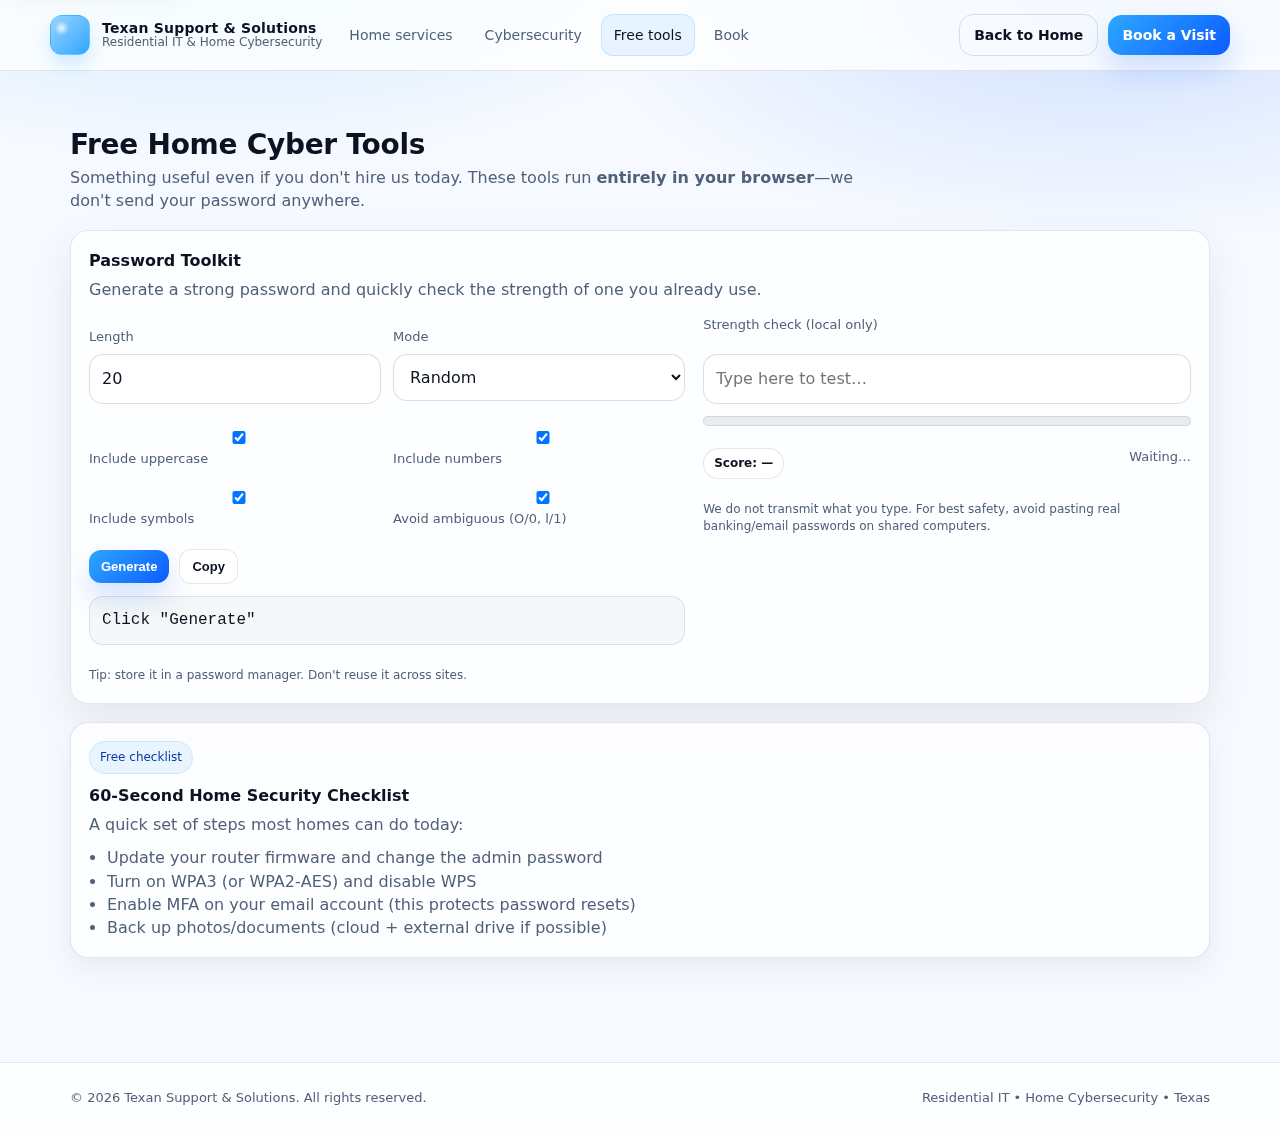
<file: free-tools.html>
<!doctype html>
<html lang="en">
<head>
  <meta charset="UTF-8" />
  <meta name="viewport" content="width=device-width, initial-scale=1.0" />
  <title>Free Home Cyber Tools | Texan Support &amp; Solutions</title>
  <meta name="description" content="Free browser-based security tools: password generator and strength checker. No data sent anywhere—runs entirely in your browser." />
  <meta name="theme-color" content="#2ea7ff" />

  <!-- Stopgap security metas (best enforced as HTTP response headers) -->
  <meta http-equiv="Content-Security-Policy" content="default-src 'self'; base-uri 'self'; object-src 'none'; frame-ancestors 'none'; form-action 'self'; img-src 'self' data:; style-src 'self' 'unsafe-inline'; script-src 'self'; upgrade-insecure-requests" />
  <meta name="referrer" content="strict-origin-when-cross-origin" />
  <meta http-equiv="Permissions-Policy" content="camera=(), microphone=(), geolocation=()" />

  <style>
    :root{
      --bg:#f6f9ff;
      --panel:#ffffff;
      --text:#0b1220;
      --muted:#516079;
      --line:rgba(11,18,32,.10);
      --brand:#9bd3ff;
      --brand-strong:#2ea7ff;
      --brand-deep:#0b5cff;
      --shadow:0 16px 40px rgba(2, 8, 23, .08);
      --shadow-soft:0 10px 26px rgba(2, 8, 23, .06);
      --radius:18px;
      --max:1180px;
      --ring: 0 0 0 4px rgba(46,167,255,.22);
      --ok:#16a34a;
      --warn:#d97706;
      --bad:#dc2626;
    }

    *{ box-sizing:border-box; }
    html{ scroll-behavior:smooth; }
    body{
      margin:0;
      font-family: ui-sans-serif, system-ui, -apple-system, Segoe UI, Roboto, Helvetica, Arial;
      background:
        radial-gradient(900px 420px at 18% -8%, rgba(46,167,255,.22), transparent 60%),
        radial-gradient(900px 420px at 86% 0%, rgba(11,92,255,.16), transparent 58%),
        var(--bg);
      color:var(--text);
      line-height:1.45;
    }

    .wrap{ max-width:var(--max); margin:auto; padding:0 20px; }
    .sr-only{
      position:absolute; width:1px; height:1px; padding:0; margin:-1px;
      overflow:hidden; clip:rect(0,0,0,0); white-space:nowrap; border:0;
    }

    .skip-link{
      position:absolute; left:14px; top:14px;
      padding:10px 12px;
      border-radius:12px;
      background:var(--panel);
      border:1px solid var(--line);
      box-shadow:var(--shadow-soft);
      transform:translateY(-160%);
      transition:transform .15s ease;
      z-index:9999;
      color:var(--text);
      text-decoration:none;
      font-weight:600;
    }
    .skip-link:focus{ transform:translateY(0); outline:none; box-shadow:var(--shadow-soft), var(--ring); }

    header{
      position:sticky;
      top:0;
      z-index:1000;
      background:rgba(255,255,255,.78);
      -webkit-backdrop-filter:saturate(1.2) blur(10px);
      backdrop-filter:saturate(1.2) blur(10px);
      border-bottom:1px solid var(--line);
    }

    .nav{
      display:flex;
      align-items:center;
      justify-content:space-between;
      padding:14px 0;
      gap:14px;
      flex-wrap:wrap;
    }

    .brand{
      display:flex;
      align-items:center;
      gap:12px;
    }

    .logo{
      width:40px;height:40px;
      border-radius:12px;
      background:
        radial-gradient(12px 12px at 28% 32%, rgba(255,255,255,.85), transparent 60%),
        linear-gradient(135deg, var(--brand), var(--brand-strong));
      box-shadow: 0 10px 18px rgba(46,167,255,.20);
      border:1px solid rgba(46,167,255,.22);
    }

    .brand-title{ display:flex; flex-direction:column; line-height:1.1; }
    .brand-title strong{ font-size:14px; letter-spacing:.2px; }
    .brand-title span{ font-size:12px; color:var(--muted); }

    nav{
      display:flex;
      align-items:center;
      gap:6px;
      flex-wrap:wrap;
      justify-content:center;
    }

    nav a{
      padding:10px 12px;
      border-radius:12px;
      color:var(--muted);
      text-decoration:none;
      font-size:14px;
      border:1px solid transparent;
    }
    nav a:hover{
      color:var(--text);
      background:rgba(46,167,255,.08);
      border-color:rgba(46,167,255,.14);
    }
    nav a[aria-current="page"]{
      color:var(--text);
      background:rgba(46,167,255,.10);
      border-color:rgba(46,167,255,.20);
    }
    nav a:focus-visible{ outline:none; box-shadow:var(--ring); }

    .actions{ display:flex; align-items:center; gap:10px; justify-content:flex-end; }

    .hamburger{
      display:none;
      flex-direction:column;
      justify-content:center;
      gap:5px;
      background:none;
      border:1px solid var(--line);
      border-radius:10px;
      cursor:pointer;
      padding:8px 10px;
      width:40px;
      height:40px;
    }
    .hamburger span{
      display:block;
      width:20px;
      height:2px;
      background:var(--text);
      border-radius:2px;
      transition:transform .15s ease, opacity .15s ease;
    }
    .nav-menu{
      flex:1;
      display:flex;
      align-items:center;
      justify-content:space-between;
    }

    .btn{
      display:inline-flex;
      align-items:center;
      justify-content:center;
      gap:10px;
      padding:10px 14px;
      border-radius:14px;
      border:1px solid var(--line);
      background:rgba(255,255,255,.92);
      color:var(--text);
      cursor:pointer;
      font-size:14px;
      font-weight:650;
      text-decoration:none;
      transition:transform .12s ease, box-shadow .12s ease, background .12s ease;
      user-select:none;
      -webkit-tap-highlight-color: transparent;
    }
    .btn:hover{ transform:translateY(-1px); box-shadow:var(--shadow-soft); }
    .btn:focus-visible{ outline:none; box-shadow:var(--shadow-soft), var(--ring); }
    .btn:active{ transform:translateY(0); box-shadow:none; }

    .btn.primary{
      border:none;
      color:white;
      background: linear-gradient(135deg, var(--brand-strong), var(--brand-deep));
      box-shadow: 0 14px 28px rgba(11,92,255,.18);
    }

    .btn.ghost{
      background:transparent;
      border:1px solid rgba(11,18,32,.12);
    }

    .btn.small{
      padding:9px 12px;
      border-radius:12px;
      font-size:13px;
    }

    /* Sections */
    main{ padding-bottom: 20px; }
    .section{ padding:54px 0; }
    .section-title{
      display:flex; align-items:end; justify-content:space-between;
      gap:14px; flex-wrap:wrap;
      margin-bottom:18px;
    }
    .section-title h2{
      margin:0;
      font-size:28px;
      letter-spacing:-0.01em;
    }
    .section-title p{
      margin:0;
      color:var(--muted);
      max-width: 80ch;
    }

    .grid{
      display:grid;
      grid-template-columns:repeat(12, 1fr);
      gap:18px;
      margin-top:18px;
    }

    .card{
      grid-column: span 6;
      background:rgba(255,255,255,.78);
      padding:18px;
      border-radius:var(--radius);
      border:1px solid var(--line);
      box-shadow:var(--shadow-soft);
      transition: transform .14s ease, box-shadow .14s ease, border-color .14s ease;
    }
    .card:hover{
      transform: translateY(-2px);
      box-shadow: var(--shadow);
      border-color: rgba(46,167,255,.22);
    }
    .card h3{ margin:0 0 6px; font-size:16px; }
    .card p{ margin:0; color:var(--muted); }
    .card .pill{
      display:inline-flex;
      align-items:center;
      gap:8px;
      margin-bottom:10px;
      padding:7px 10px;
      border-radius:999px;
      font-size:12px;
      color:#0b3aa9;
      background: rgba(46,167,255,.10);
      border:1px solid rgba(46,167,255,.16);
      width:max-content;
    }

    /* Tool area */
    .tool{
      grid-column: span 12;
      background:rgba(255,255,255,.80);
      border:1px solid var(--line);
      border-radius:var(--radius);
      box-shadow:var(--shadow);
      padding:18px;
      overflow:hidden;
    }
    .tool-grid{
      display:grid;
      grid-template-columns: 1.1fr .9fr;
      gap:18px;
      align-items:start;
      margin-top:14px;
    }
    .tool h3{ margin:0 0 6px; font-size:16px; }
    .tool p{ margin:0; color:var(--muted); }

    .fieldrow{
      display:grid;
      grid-template-columns: 1fr 1fr;
      gap:12px;
      margin-top:12px;
    }

    label{ font-size:13px; color:var(--muted); display:block; margin-bottom:8px; }
    input, textarea, select{
      width:100%;
      padding:12px 12px;
      border-radius:14px;
      border:1px solid rgba(11,18,32,.14);
      background: rgba(255,255,255,.90);
      font: inherit;
      color:var(--text);
      outline:none;
    }
    input:focus, textarea:focus, select:focus{ box-shadow: var(--ring); border-color: rgba(46,167,255,.34); }

    .stack{ display:grid; gap:12px; }
    .row-actions{ display:flex; gap:10px; flex-wrap:wrap; align-items:center; }

    .output{
      border-radius:14px;
      border:1px solid rgba(11,18,32,.10);
      background:rgba(11,18,32,.03);
      padding:12px;
      font-family: ui-monospace, SFMono-Regular, Menlo, Monaco, Consolas, "Liberation Mono", "Courier New", monospace;
      word-break: break-word;
    }

    .meter{
      height:10px;
      border-radius:999px;
      background: rgba(11,18,32,.08);
      overflow:hidden;
      border:1px solid rgba(11,18,32,.10);
    }
    .meter > div{
      height:100%;
      width:0%;
      background: var(--bad);
      transition: width .15s ease;
    }
    .scoreline{
      display:flex;
      justify-content:space-between;
      gap:10px;
      margin-top:10px;
      color:var(--muted);
      font-size:13px;
      flex-wrap:wrap;
    }
    .badge{
      display:inline-flex;
      align-items:center;
      padding:6px 10px;
      border-radius:999px;
      border:1px solid rgba(11,18,32,.10);
      background:rgba(255,255,255,.80);
      color: var(--text);
      font-weight:700;
      font-size:12px;
    }

    .note{
      margin-top:10px;
      font-size:12px;
      color:var(--muted);
    }

    footer{
      margin-top: 30px;
      padding:26px 0;
      border-top:1px solid var(--line);
      background:rgba(255,255,255,.72);
      -webkit-backdrop-filter: blur(10px);
      backdrop-filter: blur(10px);
      color:var(--muted);
      font-size:13px;
    }

    @media (max-width: 720px){
      .hamburger{ display:flex; }
      .nav-menu{
        display:none;
        flex-direction:column;
        align-items:stretch;
        width:100%;
        gap:4px;
        padding-bottom:10px;
      }
      .nav-menu.open{ display:flex; }
      nav{
        flex-direction:column;
        align-items:flex-start;
        width:100%;
        gap:2px;
      }
      nav a{ width:100%; }
      .actions{
        justify-content:flex-start;
        flex-wrap:wrap;
        padding-top:8px;
        border-top:1px solid var(--line);
        width:100%;
      }
    }

    @media (max-width: 920px){
      .card{ grid-column: span 12; }
      .tool-grid{ grid-template-columns: 1fr; }
      .fieldrow{ grid-template-columns: 1fr; }
    }

    @media (prefers-reduced-motion: reduce){
      html{ scroll-behavior:auto; }
      *{ transition:none !important; }
    }
  </style>
</head>

<body>
  <a class="skip-link" href="#main">Skip to content</a>

  <header>
    <div class="wrap nav">
      <div class="brand" aria-label="Texan Support and Solutions">
        <div class="logo" aria-hidden="true"></div>
        <div class="brand-title">
          <strong>Texan Support &amp; Solutions</strong>
          <span>Residential IT &amp; Home Cybersecurity</span>
        </div>
      </div>

      <button class="hamburger" aria-label="Open navigation menu" aria-expanded="false" aria-controls="navMenu">
        <span></span><span></span><span></span>
      </button>

      <div class="nav-menu" id="navMenu">
        <nav aria-label="Primary navigation">
          <a href="index.html#home-services">Home services</a>
          <a href="index.html#security">Cybersecurity</a>
          <a href="free-tools.html" aria-current="page">Free tools</a>
          <a href="index.html#contact">Book</a>
        </nav>

        <div class="actions">
          <a class="btn ghost" href="index.html">Back to Home</a>
          <a class="btn primary" href="index.html#contact">Book a Visit</a>
        </div>
      </div>
    </div>
  </header>

  <main id="main">
    <section class="section" id="free-tools" aria-labelledby="tools-title">
      <div class="wrap">
        <div class="section-title">
          <div>
            <h2 id="tools-title">Free Home Cyber Tools</h2>
            <p>
              Something useful even if you don't hire us today. These tools run <strong>entirely in your browser</strong>—we don't send your password anywhere.
            </p>
          </div>
        </div>

        <div class="grid">
          <section class="tool" aria-label="Password generator and strength checker">
            <h3>Password Toolkit</h3>
            <p>Generate a strong password and quickly check the strength of one you already use.</p>

            <div class="tool-grid">
              <!-- Generator -->
              <div class="stack" aria-label="Password generator">
                <div class="fieldrow">
                  <div>
                    <label for="len">Length</label>
                    <input id="len" type="number" min="12" max="64" value="20" inputmode="numeric" />
                  </div>
                  <div>
                    <label for="mode">Mode</label>
                    <select id="mode">
                      <option value="random" selected>Random</option>
                      <option value="passphrase">Passphrase (words)</option>
                    </select>
                  </div>
                </div>

                <div class="fieldrow" id="randomOptions">
                  <div>
                    <label><input id="optUpper" type="checkbox" checked /> Include uppercase</label>
                  </div>
                  <div>
                    <label><input id="optNumbers" type="checkbox" checked /> Include numbers</label>
                  </div>
                  <div>
                    <label><input id="optSymbols" type="checkbox" checked /> Include symbols</label>
                  </div>
                  <div>
                    <label><input id="optNoAmb" type="checkbox" checked /> Avoid ambiguous (O/0, l/1)</label>
                  </div>
                </div>

                <div class="fieldrow" id="phraseOptions" style="display:none;">
                  <div>
                    <label for="wordCount">Words</label>
                    <input id="wordCount" type="number" min="3" max="8" value="4" inputmode="numeric" />
                  </div>
                  <div>
                    <label for="separator">Separator</label>
                    <select id="separator">
                      <option value="-" selected>dash (-)</option>
                      <option value=" ">space</option>
                      <option value=".">dot (.)</option>
                      <option value="_">underscore (_)</option>
                    </select>
                  </div>
                </div>

                <div class="row-actions">
                  <button class="btn primary small" type="button" id="genBtn">Generate</button>
                  <button class="btn small" type="button" id="copyBtn">Copy</button>
                </div>

                <div class="output" id="generated" aria-live="polite">Click "Generate"</div>
                <div class="note">
                  Tip: store it in a password manager. Don't reuse it across sites.
                </div>
              </div>

              <!-- Strength tester -->
              <div class="stack" aria-label="Password strength tester">
                <label for="checkInput">Strength check (local only)</label>
                <input id="checkInput" type="password" autocomplete="new-password" placeholder="Type here to test…" />

                <div class="meter" aria-hidden="true"><div id="meterBar"></div></div>
                <div class="scoreline">
                  <span class="badge" id="scoreBadge">Score: —</span>
                  <span id="scoreLabel">Waiting…</span>
                </div>

                <div class="note" id="advice">
                  We do not transmit what you type. For best safety, avoid pasting real banking/email passwords on shared computers.
                </div>
              </div>
            </div>
          </section>

          <article class="card" style="grid-column: span 12;" aria-label="Free checklist">
            <div class="pill">Free checklist</div>
            <h3>60‑Second Home Security Checklist</h3>
            <p style="margin-bottom:10px;">
              A quick set of steps most homes can do today:
            </p>
            <ul class="clean" style="margin:0; padding-left:18px; color:var(--muted);">
              <li>Update your router firmware and change the admin password</li>
              <li>Turn on WPA3 (or WPA2‑AES) and disable WPS</li>
              <li>Enable MFA on your email account (this protects password resets)</li>
              <li>Back up photos/documents (cloud + external drive if possible)</li>
            </ul>
          </article>
        </div>
      </div>
    </section>
  </main>

  <footer>
    <div class="wrap">
      <div style="display:flex; gap:12px; flex-wrap:wrap; justify-content:space-between; align-items:center;">
        <span>© 2026 Texan Support &amp; Solutions. All rights reserved.</span>
        <span>Residential IT • Home Cybersecurity • Texas</span>
      </div>
    </div>
  </footer>

  <script src="tools.js"></script>
</body>
</html>
</file>
